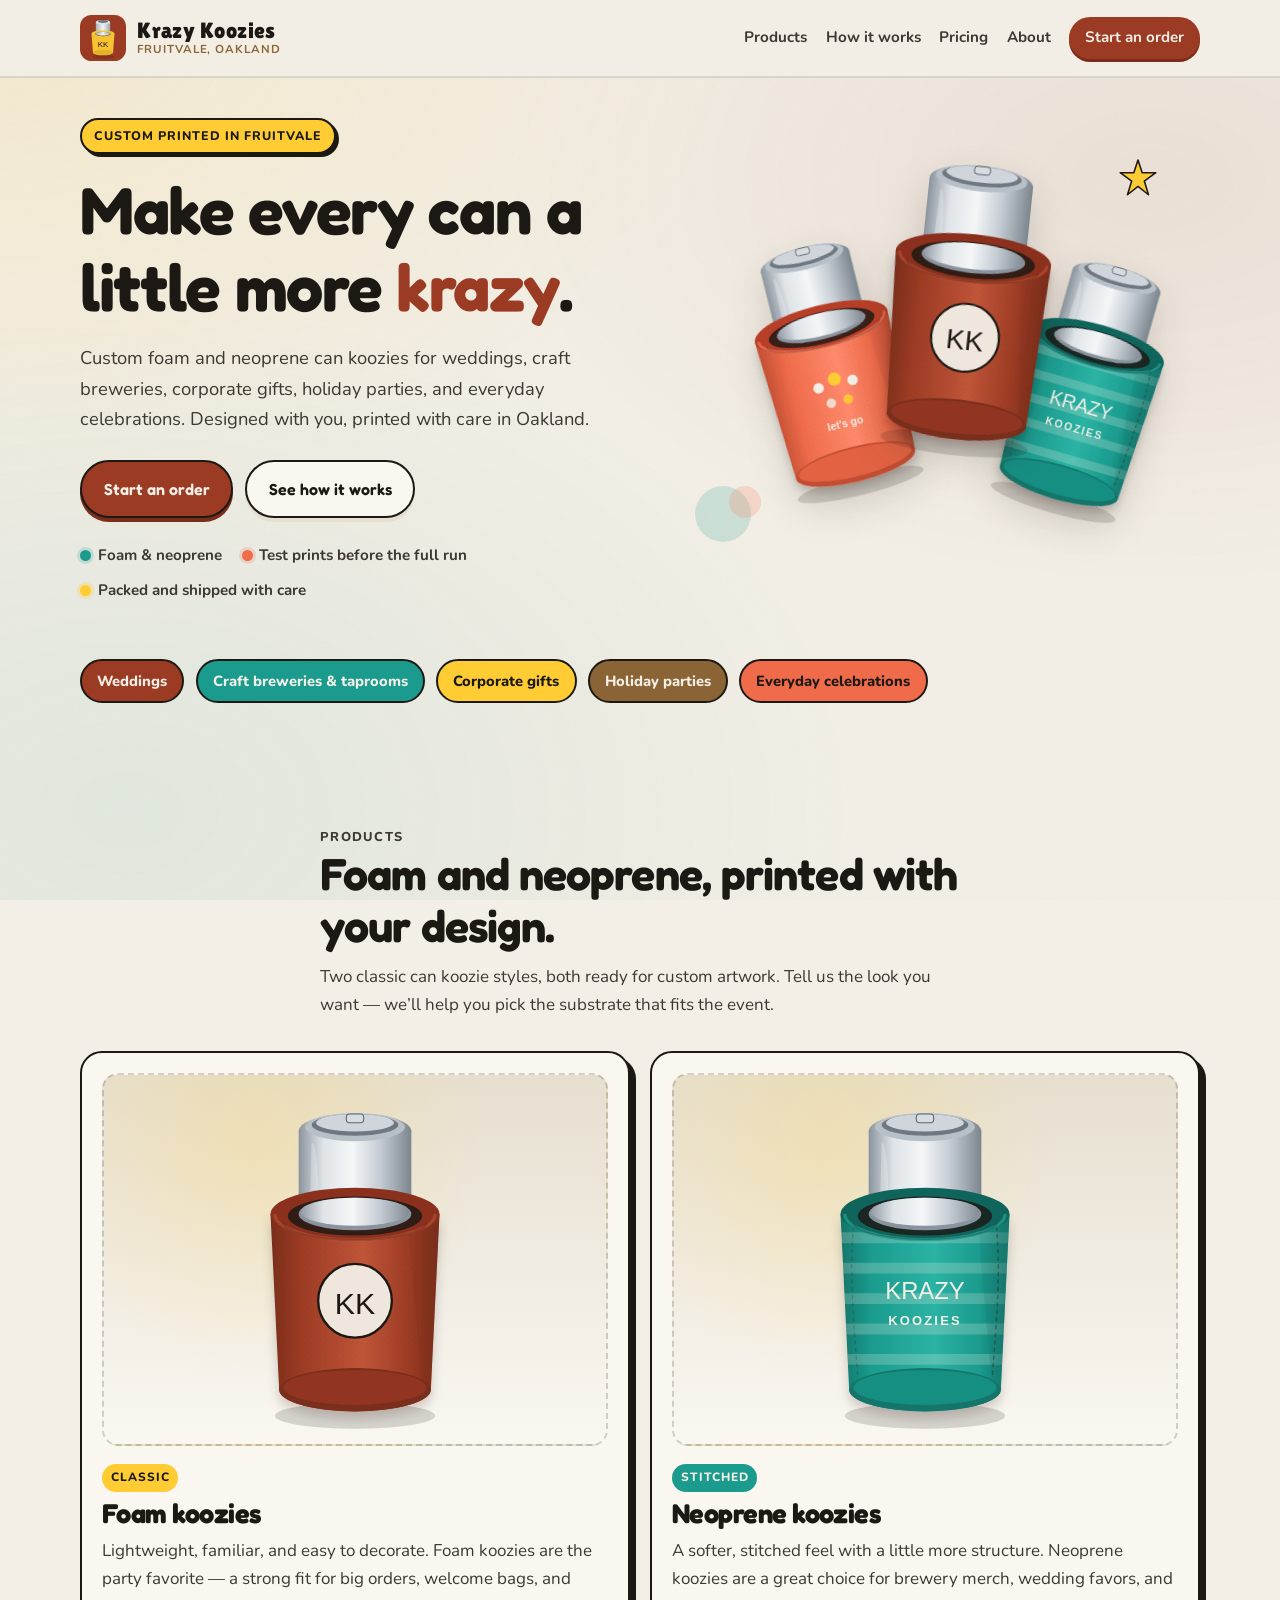
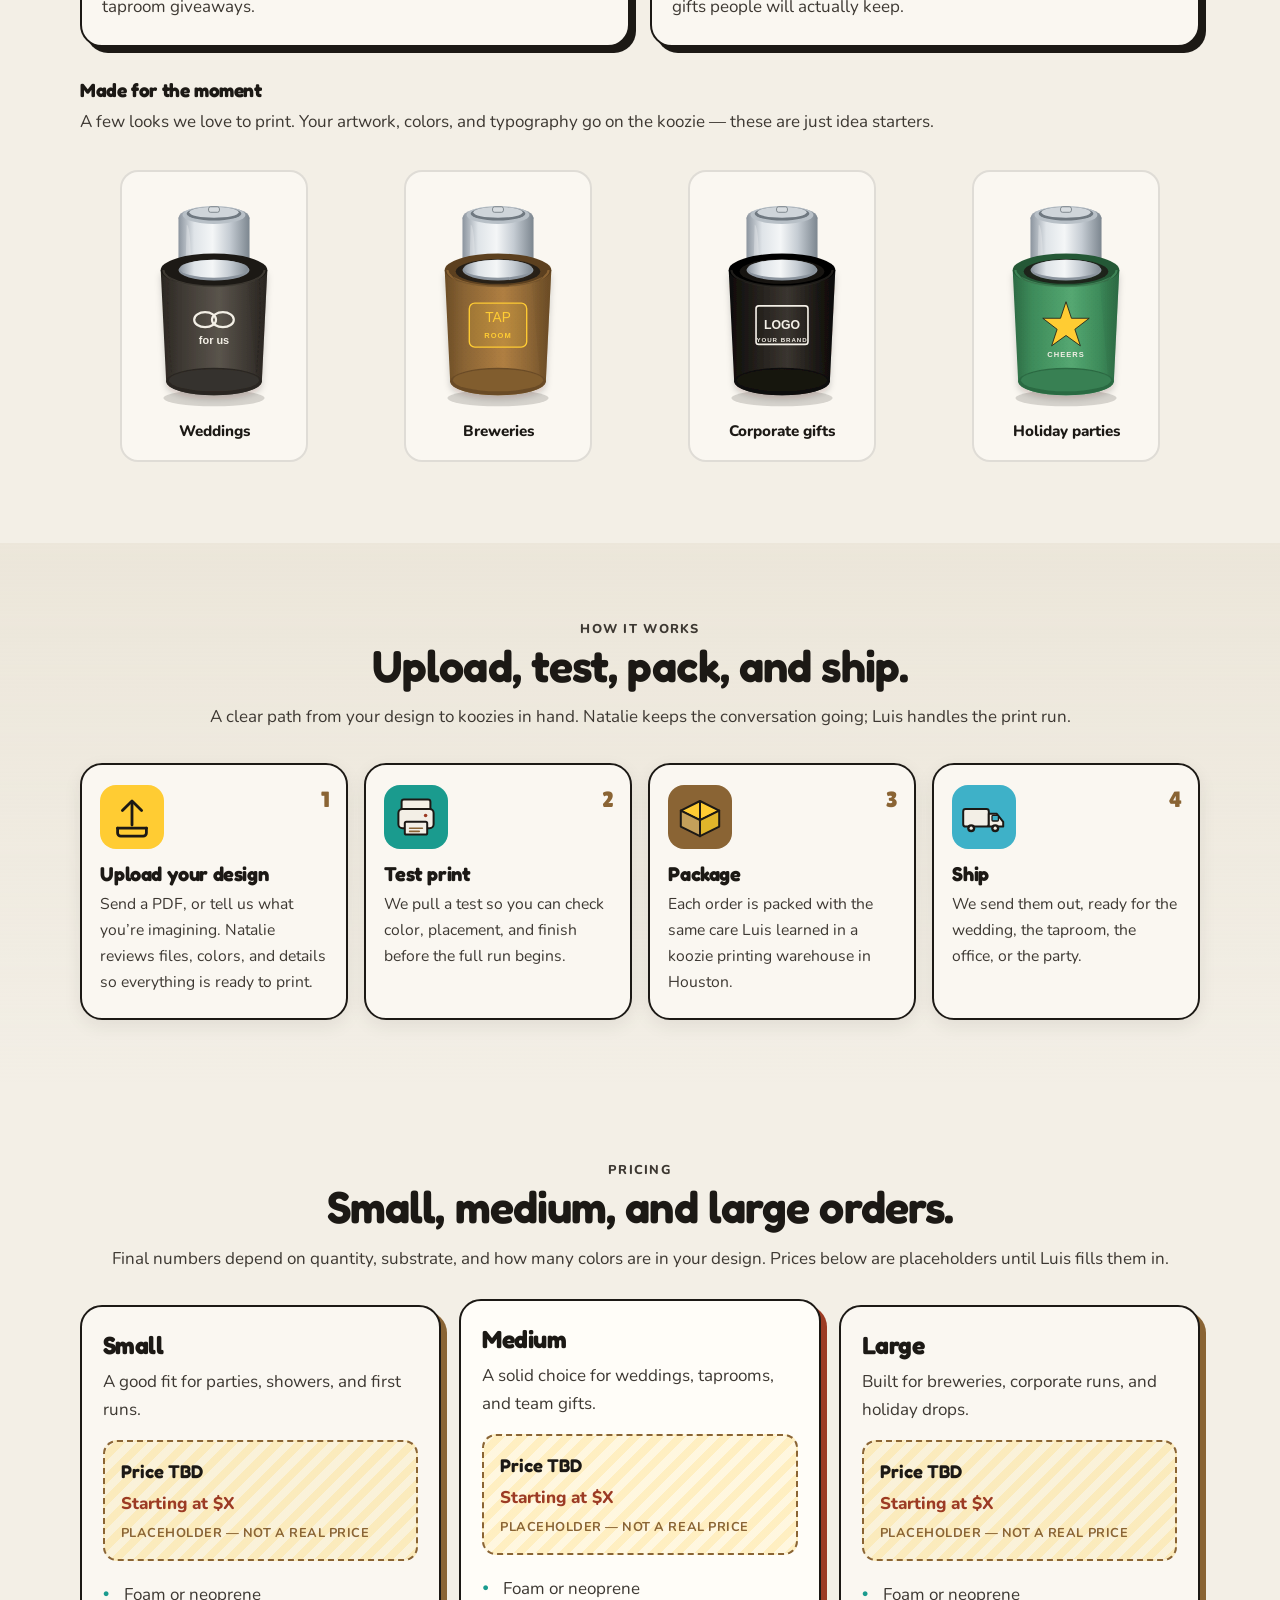
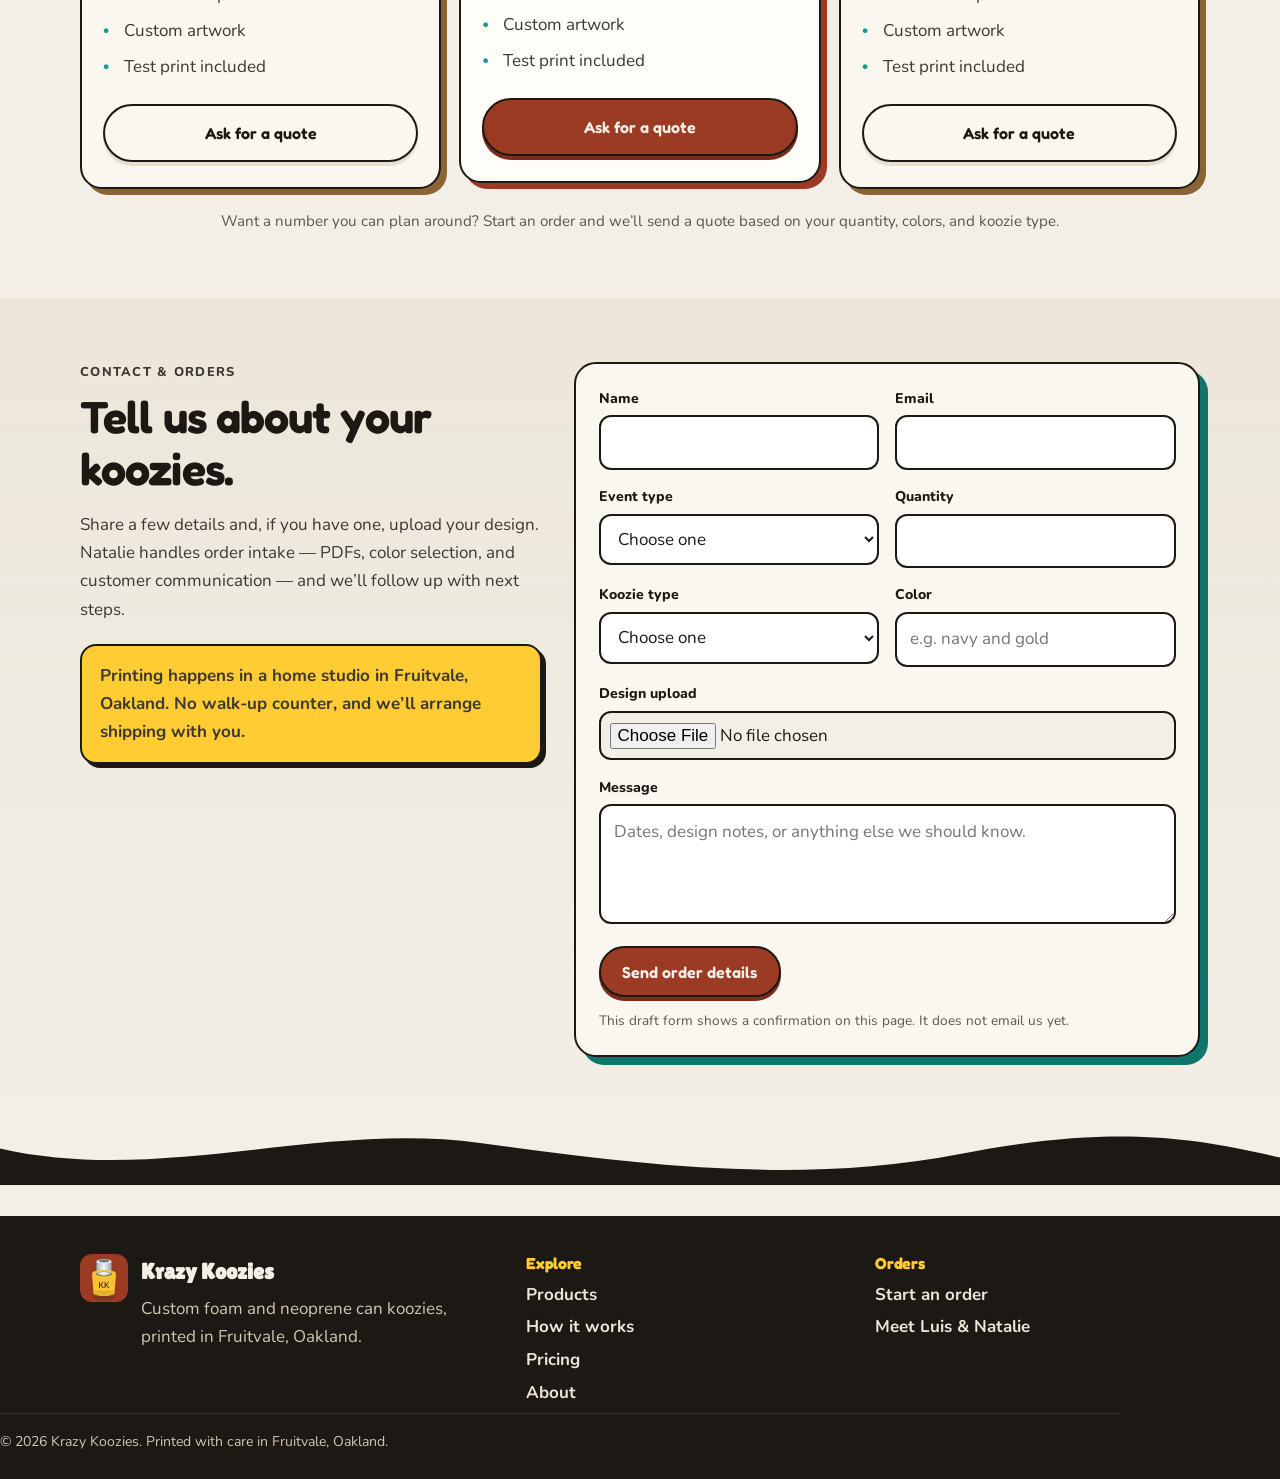
<file: index.html>
<!DOCTYPE html>
<html lang="en">
<head>
  <meta charset="utf-8">
  <meta name="viewport" content="width=device-width, initial-scale=1">
  <title>Krazy Koozies — Custom foam &amp; neoprene koozies</title>
  <meta name="description" content="Krazy Koozies prints custom designs on foam and neoprene can koozies for weddings, craft breweries, corporate gifts, and holiday parties. Printed in Fruitvale, Oakland.">
  <meta property="og:title" content="Krazy Koozies — Custom foam &amp; neoprene koozies">
  <meta property="og:description" content="Custom koozies printed in Fruitvale, Oakland, for weddings, taprooms, corporate gifts, and parties.">
  <meta property="og:type" content="website">
  <meta name="theme-color" content="#9c3b24">
  <link rel="icon" href="images/favicon.svg" type="image/svg+xml">
  <link rel="stylesheet" href="css/styles.css">
</head>
<body>
  <a class="skip-link" href="#main">Skip to content</a>

  <header class="site-header">
    <div class="header-inner">
      <a class="logo" href="index.html">
        <img src="images/logo.svg" width="46" height="46" alt="">
        <span class="logo-text">
          <strong>Krazy Koozies</strong>
          <span>Fruitvale, Oakland</span>
        </span>
      </a>
      <button class="nav-toggle" type="button" aria-expanded="false" aria-controls="site-nav">
        <span></span><span></span><span></span>
        <span class="visually-hidden">Menu</span>
      </button>
      <nav class="nav" id="site-nav">
        <a href="#products">Products</a>
        <a href="#how-it-works">How it works</a>
        <a href="#pricing">Pricing</a>
        <a href="about.html">About</a>
        <a class="nav-cta" href="#order">Start an order</a>
      </nav>
    </div>
  </header>

  <main id="main">
    <section class="hero">
      <div class="hero-grid">
        <div>
          <p class="eyebrow">Custom printed in Fruitvale</p>
          <h1>Make every can a little more <em>krazy</em>.</h1>
          <p class="lead">Custom foam and neoprene can koozies for weddings, craft breweries, corporate gifts, holiday parties, and everyday celebrations. Designed with you, printed with care in Oakland.</p>
          <div class="hero-actions">
            <a class="btn btn-primary" href="#order">Start an order</a>
            <a class="btn btn-ghost" href="#how-it-works">See how it works</a>
          </div>
          <ul class="hero-notes">
            <li>Foam &amp; neoprene</li>
            <li>Test prints before the full run</li>
            <li>Packed and shipped with care</li>
          </ul>
        </div>
        <div class="hero-art" aria-hidden="true">
          <div class="koozie-cluster">
            <img class="k-1" src="images/koozie-party.svg" alt="">
            <img class="k-2" src="images/koozie-foam.svg" alt="">
            <img class="k-3" src="images/koozie-neoprene.svg" alt="">
            <svg class="scribble scribble-star" viewBox="0 0 40 40" fill="none">
              <polygon points="20,2 24,14 37,14 26,22 30,35 20,27 10,35 14,22 3,14 16,14" fill="#ffcc33" stroke="#1c1915" stroke-width="1.5" stroke-linejoin="round"/>
            </svg>
            <svg class="scribble scribble-blob" viewBox="0 0 90 90" fill="none">
              <circle cx="40" cy="50" r="28" fill="#1a9b8e" opacity="0.25"/>
              <circle cx="62" cy="38" r="16" fill="#ef6b4a" opacity="0.28"/>
            </svg>
          </div>
        </div>
      </div>
    </section>

    <section class="audiences" aria-label="Who we print for">
      <div class="audience-row">
        <span class="pill pill-oxide">Weddings</span>
        <span class="pill pill-teal">Craft breweries &amp; taprooms</span>
        <span class="pill pill-sun">Corporate gifts</span>
        <span class="pill pill-brass">Holiday parties</span>
        <span class="pill pill-coral">Everyday celebrations</span>
      </div>
    </section>

    <section class="section" id="products">
      <div class="section-head">
        <p class="kicker">Products</p>
        <h2>Foam and neoprene, printed with your design.</h2>
        <p>Two classic can koozie styles, both ready for custom artwork. Tell us the look you want — we’ll help you pick the substrate that fits the event.</p>
      </div>

      <div class="product-grid">
        <article class="product-card">
          <div class="product-art">
            <img src="images/koozie-foam.svg" alt="Illustration of a red foam can koozie with a KK monogram">
          </div>
          <span class="tag">Classic</span>
          <h3>Foam koozies</h3>
          <p>Lightweight, familiar, and easy to decorate. Foam koozies are the party favorite — a strong fit for big orders, welcome bags, and taproom giveaways.</p>
        </article>
        <article class="product-card">
          <div class="product-art">
            <img src="images/koozie-neoprene.svg" alt="Illustration of a teal stitched neoprene can koozie">
          </div>
          <span class="tag tag-teal">Stitched</span>
          <h3>Neoprene koozies</h3>
          <p>A softer, stitched feel with a little more structure. Neoprene koozies are a great choice for brewery merch, wedding favors, and gifts people will actually keep.</p>
        </article>
      </div>

      <div class="showcase-row">
        <h3>Made for the moment</h3>
        <p>A few looks we love to print. Your artwork, colors, and typography go on the koozie — these are just idea starters.</p>
        <div class="mini-grid">
          <figure class="mini-card">
            <img src="images/koozie-wedding.svg" alt="Charcoal wedding koozie illustration with interlocking rings">
            <figcaption>Weddings</figcaption>
          </figure>
          <figure class="mini-card">
            <img src="images/koozie-brewery.svg" alt="Brass-colored brewery koozie illustration that says Tap Room">
            <figcaption>Breweries</figcaption>
          </figure>
          <figure class="mini-card">
            <img src="images/koozie-corporate.svg" alt="Black corporate koozie illustration with a logo placeholder">
            <figcaption>Corporate gifts</figcaption>
          </figure>
          <figure class="mini-card">
            <img src="images/koozie-holiday.svg" alt="Green holiday koozie illustration with a gold star">
            <figcaption>Holiday parties</figcaption>
          </figure>
        </div>
      </div>
    </section>

    <section class="section section-alt" id="how-it-works">
      <div class="section-head center">
        <p class="kicker">How it works</p>
        <h2>Upload, test, pack, and ship.</h2>
        <p>A clear path from your design to koozies in hand. Natalie keeps the conversation going; Luis handles the print run.</p>
      </div>
      <div class="steps">
        <article class="step">
          <span class="step-num">1</span>
          <img src="images/icon-upload.svg" alt="">
          <h3>Upload your design</h3>
          <p>Send a PDF, or tell us what you’re imagining. Natalie reviews files, colors, and details so everything is ready to print.</p>
        </article>
        <article class="step">
          <span class="step-num">2</span>
          <img src="images/icon-print.svg" alt="">
          <h3>Test print</h3>
          <p>We pull a test so you can check color, placement, and finish before the full run begins.</p>
        </article>
        <article class="step">
          <span class="step-num">3</span>
          <img src="images/icon-package.svg" alt="">
          <h3>Package</h3>
          <p>Each order is packed with the same care Luis learned in a koozie printing warehouse in Houston.</p>
        </article>
        <article class="step">
          <span class="step-num">4</span>
          <img src="images/icon-ship.svg" alt="">
          <h3>Ship</h3>
          <p>We send them out, ready for the wedding, the taproom, the office, or the party.</p>
        </article>
      </div>
    </section>

    <section class="section" id="pricing">
      <div class="section-head center">
        <p class="kicker">Pricing</p>
        <h2>Small, medium, and large orders.</h2>
        <p>Final numbers depend on quantity, substrate, and how many colors are in your design. Prices below are placeholders until Luis fills them in.</p>
      </div>
      <div class="pricing-grid">
        <article class="price-card">
          <h3>Small</h3>
          <p class="who">A good fit for parties, showers, and first runs.</p>
          <div class="price-placeholder">
            <p class="tbd">Price TBD</p>
            <p class="starting">Starting at $X</p>
            <p class="hint">Placeholder — not a real price</p>
          </div>
          <ul>
            <li>Foam or neoprene</li>
            <li>Custom artwork</li>
            <li>Test print included</li>
          </ul>
          <a class="btn btn-ghost" href="#order">Ask for a quote</a>
        </article>
        <article class="price-card featured">
          <h3>Medium</h3>
          <p class="who">A solid choice for weddings, taprooms, and team gifts.</p>
          <div class="price-placeholder">
            <p class="tbd">Price TBD</p>
            <p class="starting">Starting at $X</p>
            <p class="hint">Placeholder — not a real price</p>
          </div>
          <ul>
            <li>Foam or neoprene</li>
            <li>Custom artwork</li>
            <li>Test print included</li>
          </ul>
          <a class="btn btn-primary" href="#order">Ask for a quote</a>
        </article>
        <article class="price-card">
          <h3>Large</h3>
          <p class="who">Built for breweries, corporate runs, and holiday drops.</p>
          <div class="price-placeholder">
            <p class="tbd">Price TBD</p>
            <p class="starting">Starting at $X</p>
            <p class="hint">Placeholder — not a real price</p>
          </div>
          <ul>
            <li>Foam or neoprene</li>
            <li>Custom artwork</li>
            <li>Test print included</li>
          </ul>
          <a class="btn btn-ghost" href="#order">Ask for a quote</a>
        </article>
      </div>
      <p class="price-note">Want a number you can plan around? Start an order and we’ll send a quote based on your quantity, colors, and koozie type.</p>
    </section>

    <section class="section section-alt" id="order">
      <div class="order-layout">
        <div class="order-copy">
          <p class="kicker">Contact &amp; orders</p>
          <h2>Tell us about your koozies.</h2>
          <p>Share a few details and, if you have one, upload your design. Natalie handles order intake — PDFs, color selection, and customer communication — and we’ll follow up with next steps.</p>
          <p class="ticket">Printing happens in a home studio in Fruitvale, Oakland. No walk-up counter, and we’ll arrange shipping with you.</p>
        </div>

        <!-- Hook this form up to a service like Formspree (or similar) before going live. This submit handler is front-end only and does not send the order anywhere. -->
        <form class="order-form" id="order-form" action="#" method="post" novalidate>
          <div class="form-grid">
            <div class="field">
              <label for="name">Name</label>
              <input id="name" name="name" type="text" autocomplete="name" required>
            </div>
            <div class="field">
              <label for="email">Email</label>
              <input id="email" name="email" type="email" autocomplete="email" required>
            </div>
            <div class="field">
              <label for="event-type">Event type</label>
              <select id="event-type" name="event-type" required>
                <option value="" selected disabled>Choose one</option>
                <option value="wedding">Wedding</option>
                <option value="brewery">Craft brewery / taproom</option>
                <option value="corporate">Corporate gift</option>
                <option value="holiday">Holiday party</option>
                <option value="other">Something else</option>
              </select>
            </div>
            <div class="field">
              <label for="quantity">Quantity</label>
              <input id="quantity" name="quantity" type="number" min="1" step="1" inputmode="numeric" required>
            </div>
            <div class="field">
              <label for="koozie-type">Koozie type</label>
              <select id="koozie-type" name="koozie-type" required>
                <option value="" selected disabled>Choose one</option>
                <option value="foam">Foam</option>
                <option value="neoprene">Neoprene</option>
                <option value="unsure">Not sure yet</option>
              </select>
            </div>
            <div class="field">
              <label for="color">Color</label>
              <input id="color" name="color" type="text" placeholder="e.g. navy and gold" required>
            </div>
            <div class="field full">
              <label for="design">Design upload</label>
              <input id="design" name="design" type="file" accept=".pdf,.png,.jpg,.jpeg,.svg,.ai,.eps">
            </div>
            <div class="field full">
              <label for="message">Message</label>
              <textarea id="message" name="message" placeholder="Dates, design notes, or anything else we should know."></textarea>
            </div>
            <div class="form-actions">
              <button class="btn btn-primary" type="submit">Send order details</button>
              <p class="fine">This draft form shows a confirmation on this page. It does not email us yet.</p>
            </div>
          </div>
        </form>

        <div class="form-success" id="form-success" role="status" aria-live="polite" hidden>
          <div class="success-mark" aria-hidden="true">✓</div>
          <h3>Got it — thanks for reaching out!</h3>
          <p>Your details are ready on this page. Once a form service is hooked up, Natalie will get the message and follow up about your koozies.</p>
        </div>
      </div>
    </section>
  </main>

  <svg class="wave wave-ink" viewBox="0 0 1440 70" preserveAspectRatio="none" aria-hidden="true">
    <path fill="currentColor" d="M0,30 C180,70 360,0 540,24 C720,48 900,70 1080,36 C1260,2 1350,20 1440,40 L1440,70 L0,70 Z"/>
  </svg>

  <footer class="site-footer">
    <div class="footer-inner">
      <div class="footer-brand">
        <img src="images/logo.svg" width="48" height="48" alt="">
        <div>
          <strong>Krazy Koozies</strong>
          <p>Custom foam and neoprene can koozies, printed in Fruitvale, Oakland.</p>
        </div>
      </div>
      <div>
        <h3>Explore</h3>
        <ul>
          <li><a href="#products">Products</a></li>
          <li><a href="#how-it-works">How it works</a></li>
          <li><a href="#pricing">Pricing</a></li>
          <li><a href="about.html">About</a></li>
        </ul>
      </div>
      <div>
        <h3>Orders</h3>
        <ul>
          <li><a href="#order">Start an order</a></li>
          <li><a href="about.html">Meet Luis &amp; Natalie</a></li>
        </ul>
      </div>
    </div>
    <p class="copyright">© <span id="year">2026</span> Krazy Koozies. Printed with care in Fruitvale, Oakland.</p>
  </footer>

  <script src="js/main.js"></script>
</body>
</html>
</file>
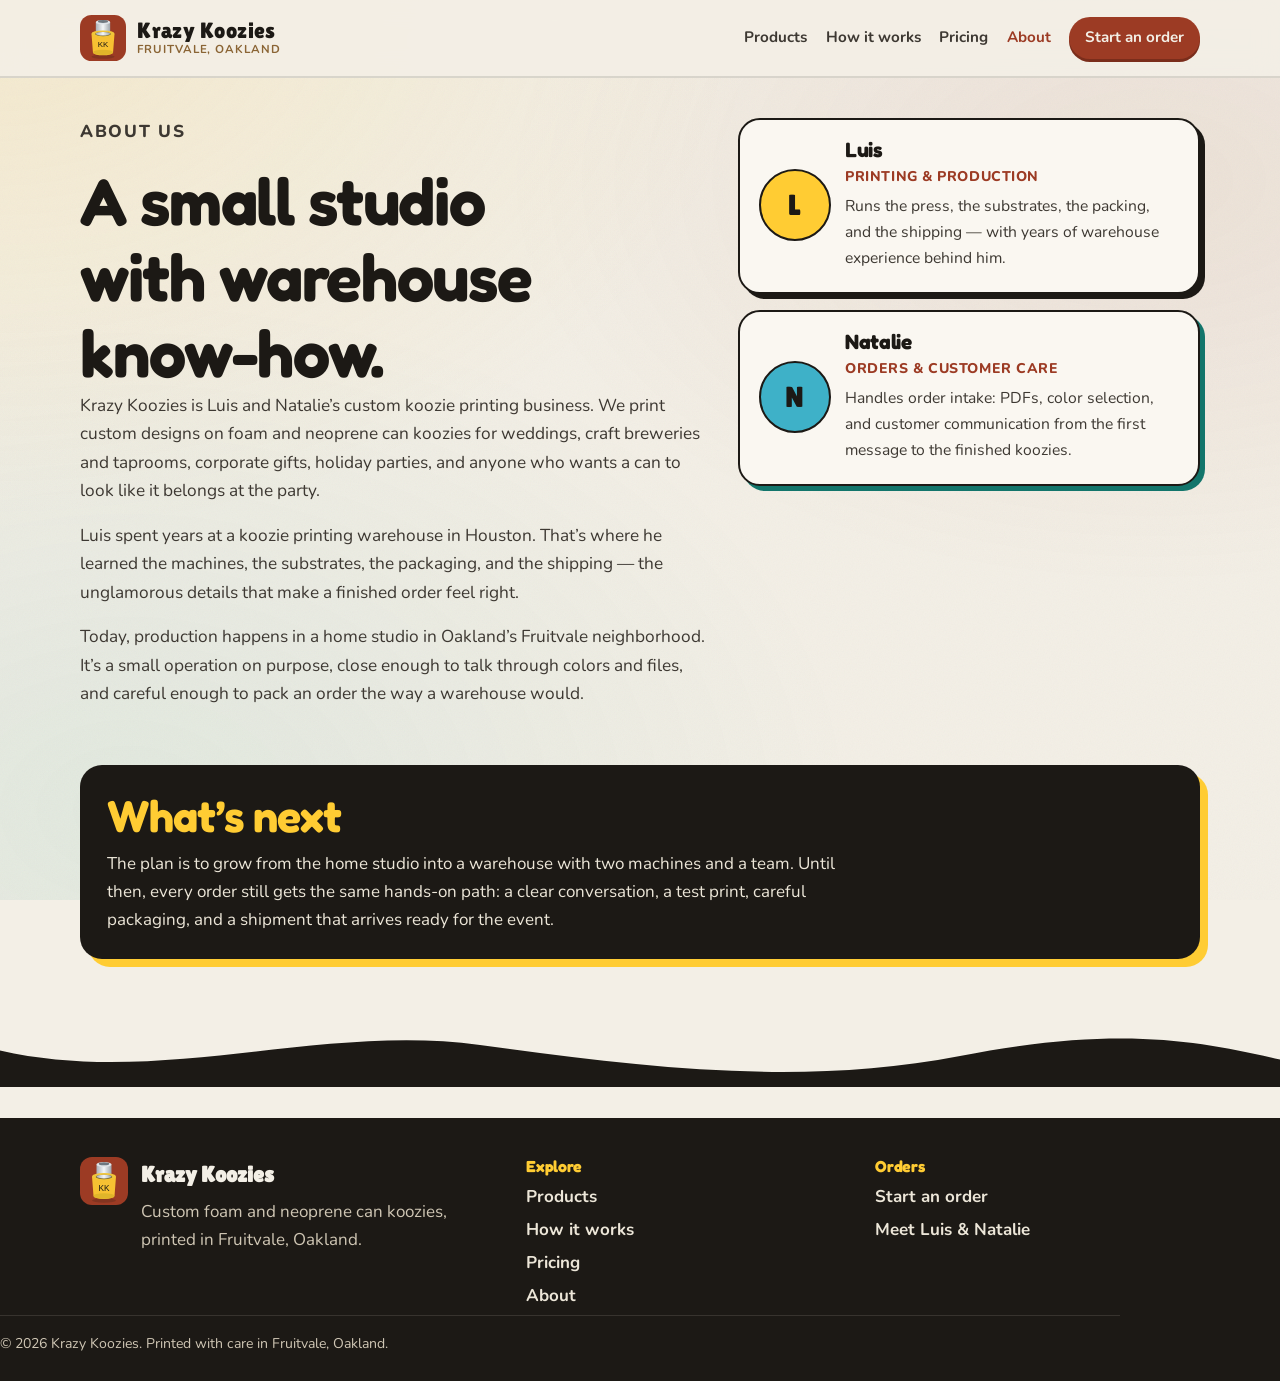
<file: about.html>
<!DOCTYPE html>
<html lang="en">
<head>
  <meta charset="utf-8">
  <meta name="viewport" content="width=device-width, initial-scale=1">
  <title>About Krazy Koozies — Luis and Natalie</title>
  <meta name="description" content="Krazy Koozies is Luis and Natalie’s custom koozie printing studio in Fruitvale, Oakland. Luis learned the craft in a Houston warehouse; Natalie handles orders and customer care.">
  <meta property="og:title" content="About Krazy Koozies — Luis and Natalie">
  <meta property="og:description" content="A Fruitvale, Oakland studio for custom foam and neoprene can koozies, run by Luis and Natalie.">
  <meta property="og:type" content="website">
  <meta name="theme-color" content="#9c3b24">
  <link rel="icon" href="images/favicon.svg" type="image/svg+xml">
  <link rel="stylesheet" href="css/styles.css">
</head>
<body>
  <a class="skip-link" href="#main">Skip to content</a>

  <header class="site-header">
    <div class="header-inner">
      <a class="logo" href="index.html">
        <img src="images/logo.svg" width="46" height="46" alt="">
        <span class="logo-text">
          <strong>Krazy Koozies</strong>
          <span>Fruitvale, Oakland</span>
        </span>
      </a>
      <button class="nav-toggle" type="button" aria-expanded="false" aria-controls="site-nav">
        <span></span><span></span><span></span>
        <span class="visually-hidden">Menu</span>
      </button>
      <nav class="nav" id="site-nav">
        <a href="index.html#products">Products</a>
        <a href="index.html#how-it-works">How it works</a>
        <a href="index.html#pricing">Pricing</a>
        <a href="about.html" aria-current="page">About</a>
        <a class="nav-cta" href="index.html#order">Start an order</a>
      </nav>
    </div>
  </header>

  <main id="main">
    <section class="section about-hero">
      <div class="about-grid">
        <div class="prose">
          <p class="kicker">About us</p>
          <h1>A small studio with warehouse know-how.</h1>
          <p>Krazy Koozies is Luis and Natalie’s custom koozie printing business. We print custom designs on foam and neoprene can koozies for weddings, craft breweries and taprooms, corporate gifts, holiday parties, and anyone who wants a can to look like it belongs at the party.</p>
          <p>Luis spent years at a koozie printing warehouse in Houston. That’s where he learned the machines, the substrates, the packaging, and the shipping — the unglamorous details that make a finished order feel right.</p>
          <p>Today, production happens in a home studio in Oakland’s Fruitvale neighborhood. It’s a small operation on purpose, close enough to talk through colors and files, and careful enough to pack an order the way a warehouse would.</p>
        </div>
        <div class="people">
          <article class="person">
            <div class="avatar avatar-l" aria-hidden="true">L</div>
            <div>
              <h3>Luis</h3>
              <p class="role">Printing &amp; production</p>
              <p>Runs the press, the substrates, the packing, and the shipping — with years of warehouse experience behind him.</p>
            </div>
          </article>
          <article class="person natalie">
            <div class="avatar avatar-n" aria-hidden="true">N</div>
            <div>
              <h3>Natalie</h3>
              <p class="role">Orders &amp; customer care</p>
              <p>Handles order intake: PDFs, color selection, and customer communication from the first message to the finished koozies.</p>
            </div>
          </article>
        </div>
      </div>

      <aside class="future-card">
        <h2>What’s next</h2>
        <p>The plan is to grow from the home studio into a warehouse with two machines and a team. Until then, every order still gets the same hands-on path: a clear conversation, a test print, careful packaging, and a shipment that arrives ready for the event.</p>
      </aside>
    </section>
  </main>

  <svg class="wave wave-ink" viewBox="0 0 1440 70" preserveAspectRatio="none" aria-hidden="true">
    <path fill="currentColor" d="M0,30 C180,70 360,0 540,24 C720,48 900,70 1080,36 C1260,2 1350,20 1440,40 L1440,70 L0,70 Z"/>
  </svg>

  <footer class="site-footer">
    <div class="footer-inner">
      <div class="footer-brand">
        <img src="images/logo.svg" width="48" height="48" alt="">
        <div>
          <strong>Krazy Koozies</strong>
          <p>Custom foam and neoprene can koozies, printed in Fruitvale, Oakland.</p>
        </div>
      </div>
      <div>
        <h3>Explore</h3>
        <ul>
          <li><a href="index.html#products">Products</a></li>
          <li><a href="index.html#how-it-works">How it works</a></li>
          <li><a href="index.html#pricing">Pricing</a></li>
          <li><a href="about.html">About</a></li>
        </ul>
      </div>
      <div>
        <h3>Orders</h3>
        <ul>
          <li><a href="index.html#order">Start an order</a></li>
          <li><a href="about.html">Meet Luis &amp; Natalie</a></li>
        </ul>
      </div>
    </div>
    <p class="copyright">© <span id="year">2026</span> Krazy Koozies. Printed with care in Fruitvale, Oakland.</p>
  </footer>

  <script src="js/main.js"></script>
</body>
</html>
</file>
<file: css/styles.css>
/* Krazy Koozies — shared styles
   Palette: paper #f3efe6, ink #1c1915, oxide #9c3b24, brass #8a6434
   Accents: sun, teal, coral, sky, leaf
*/

@import url("https://fonts.googleapis.com/css2?family=Fredoka:wdth,wght@75..125,300..700&family=Lilita+One&family=Nunito:ital,wght@0,200..900;1,200..900&display=swap");


:root {
  --paper: #f3efe6;
  --paper-deep: #e6dfd0;
  --paper-leaf: #faf7f1;
  --ink: #1c1915;
  --ink-soft: #3d3832;
  --ink-fade: #5c564e;
  --oxide: #9c3b24;
  --oxide-deep: #7a2d1b;
  --oxide-soft: #c05538;
  --brass: #8a6434;
  --brass-light: #c4a05a;
  --sun: #ffcc33;
  --sun-deep: #e0b52a;
  --teal: #1a9b8e;
  --teal-deep: #12756b;
  --coral: #ef6b4a;
  --sky: #3eb1c8;
  --leaf: #3d8b5a;
  --line: rgba(28, 25, 21, 0.12);
  --shadow: 0 12px 30px rgba(28, 25, 21, 0.1);
  --shadow-soft: 0 6px 18px rgba(28, 25, 21, 0.08);
  --radius: 22px;
  --radius-sm: 14px;
  --header-h: 76px;
  --max: 1120px;
  --font-display: "Fredoka", "Nunito", "Segoe UI", sans-serif;
  --font-brand: "Lilita One", "Fredoka", sans-serif;
  --font-body: "Nunito", "Segoe UI", sans-serif;
}

*,
*::before,
*::after {
  box-sizing: border-box;
}

html {
  scroll-behavior: smooth;
}

html,
body {
  margin: 0;
  padding: 0;
}

body {
  font-family: var(--font-body);
  font-size: 1.0625rem;
  line-height: 1.65;
  color: var(--ink);
  background: var(--paper);
  min-height: 100vh;
  position: relative;
}

/* Warm paper grain + soft wash */
body::before {
  content: "";
  position: fixed;
  inset: 0;
  pointer-events: none;
  z-index: 0;
  background:
    radial-gradient(ellipse at top left, rgba(255, 204, 51, 0.14), transparent 42%),
    radial-gradient(ellipse at 90% 20%, rgba(156, 59, 36, 0.08), transparent 40%),
    radial-gradient(ellipse at 10% 90%, rgba(26, 155, 142, 0.08), transparent 45%);
}

body::after {
  content: "";
  position: fixed;
  inset: 0;
  pointer-events: none;
  z-index: 1;
  opacity: 0.045;
  background-image: url("data:image/svg+xml,%3Csvg xmlns='http://www.w3.org/2000/svg' width='180' height='180'%3E%3Cfilter id='n'%3E%3CfeTurbulence type='fractalNoise' baseFrequency='.85' numOctaves='2' stitchTiles='stitch'/%3E%3C/filter%3E%3Crect width='180' height='180' filter='url(%23n)' opacity='1'/%3E%3C/svg%3E");
}

img {
  max-width: 100%;
  height: auto;
  display: block;
}

a {
  color: var(--oxide);
  text-decoration-thickness: 1.5px;
  text-underline-offset: 3px;
}

a:hover {
  color: var(--oxide-deep);
}

:focus-visible {
  outline: 3px solid var(--sun);
  outline-offset: 3px;
}

.skip-link {
  position: absolute;
  left: 1rem;
  top: -4rem;
  z-index: 100;
  background: var(--ink);
  color: var(--paper);
  padding: 0.6rem 1rem;
  border-radius: 8px;
  font-weight: 700;
}

.skip-link:focus {
  top: 1rem;
}

/* Header
   -------------------------------------------------- */
.site-header {
  position: sticky;
  top: 0;
  z-index: 50;
  background: rgba(243, 239, 230, 0.9);
  backdrop-filter: blur(12px);
  border-bottom: 2px solid var(--line);
}

.header-inner,
.wrap {
  width: min(var(--max), calc(100% - 2rem));
  margin-inline: auto;
}

.header-inner {
  display: flex;
  align-items: center;
  justify-content: space-between;
  gap: 1rem;
  min-height: var(--header-h);
}

.logo {
  display: flex;
  align-items: center;
  gap: 0.7rem;
  text-decoration: none;
  color: var(--ink);
}

.logo img {
  width: 46px;
  height: 46px;
}

.logo-text {
  display: flex;
  flex-direction: column;
  line-height: 1;
}

.logo-text strong {
  font-family: var(--font-brand);
  font-size: 1.35rem;
  letter-spacing: 0.02em;
  font-weight: 400;
}

.logo-text span {
  font-size: 0.72rem;
  font-weight: 700;
  letter-spacing: 0.08em;
  text-transform: uppercase;
  color: var(--brass);
  margin-top: 0.15rem;
}

.nav {
  display: flex;
  align-items: center;
  gap: 0.35rem 1.15rem;
}

.nav a {
  color: var(--ink-soft);
  text-decoration: none;
  font-weight: 700;
  font-size: 0.95rem;
}

.nav a:hover,
.nav a[aria-current="page"] {
  color: var(--oxide);
}

.nav-cta {
  display: inline-flex !important;
  background: var(--oxide);
  color: var(--paper) !important;
  padding: 0.55rem 1rem;
  border-radius: 999px;
  box-shadow: 0 3px 0 var(--oxide-deep);
}

.nav-cta:hover {
  background: var(--oxide-deep);
  color: var(--paper) !important;
}

.nav-toggle {
  display: none;
  width: 44px;
  height: 44px;
  border: 2px solid var(--ink);
  border-radius: 12px;
  background: var(--paper-leaf);
  cursor: pointer;
  align-items: center;
  justify-content: center;
  flex-direction: column;
  gap: 5px;
  padding: 0;
}

.nav-toggle span {
  display: block;
  width: 18px;
  height: 2.5px;
  background: var(--ink);
  border-radius: 2px;
}

/* Hero
   -------------------------------------------------- */
.hero {
  position: relative;
  z-index: 2;
  padding: 2.5rem 0 3.5rem;
  overflow: hidden;
}

.hero-grid {
  width: min(var(--max), calc(100% - 2rem));
  margin-inline: auto;
  display: grid;
  grid-template-columns: 1.05fr 0.95fr;
  gap: 2rem;
  align-items: center;
}

.eyebrow {
  display: inline-flex;
  align-items: center;
  gap: 0.5rem;
  background: var(--sun);
  color: var(--ink);
  font-weight: 800;
  font-size: 0.78rem;
  letter-spacing: 0.08em;
  text-transform: uppercase;
  padding: 0.35rem 0.75rem;
  border-radius: 999px;
  border: 2px solid var(--ink);
  box-shadow: 3px 3px 0 var(--ink);
  margin: 0 0 1.15rem;
}

h1, h2, h3 {
  font-family: var(--font-display);
  line-height: 1.15;
  letter-spacing: -0.02em;
  margin: 0;
}

h1 {
  font-size: clamp(2.4rem, 5.4vw, 4.15rem);
  font-weight: 650;
  max-width: 14ch;
}

h1 em {
  font-style: normal;
  color: var(--oxide);
}

.lead {
  font-size: 1.15rem;
  color: var(--ink-soft);
  max-width: 38rem;
  margin: 1.15rem 0 1.6rem;
}

.hero-actions {
  display: flex;
  flex-wrap: wrap;
  gap: 0.75rem;
  margin-bottom: 1.6rem;
}

.btn {
  display: inline-flex;
  align-items: center;
  justify-content: center;
  gap: 0.4rem;
  font-family: var(--font-display);
  font-weight: 600;
  font-size: 1rem;
  text-decoration: none;
  border-radius: 999px;
  padding: 0.85rem 1.35rem;
  border: 2px solid var(--ink);
  cursor: pointer;
  transition: transform 0.15s ease, box-shadow 0.15s ease, background 0.15s ease;
}

.btn:hover {
  transform: translateY(-1px);
}

.btn-primary {
  background: var(--oxide);
  color: var(--paper);
  box-shadow: 0 4px 0 var(--oxide-deep);
}

.btn-primary:hover {
  color: var(--paper);
  background: var(--oxide-deep);
}

.btn-ghost {
  background: var(--paper-leaf);
  color: var(--ink);
  box-shadow: 0 4px 0 var(--paper-deep);
}

.btn-ghost:hover {
  color: var(--ink);
  background: #fff;
}

.hero-notes {
  display: flex;
  flex-wrap: wrap;
  gap: 0.6rem 1.25rem;
  padding: 0;
  margin: 0;
  list-style: none;
  color: var(--ink-soft);
  font-size: 0.95rem;
  font-weight: 700;
}

.hero-notes li {
  display: flex;
  align-items: center;
  gap: 0.4rem;
}

.hero-notes li::before {
  content: "";
  width: 0.7rem;
  height: 0.7rem;
  border-radius: 50%;
  background: var(--teal);
  box-shadow: 0 0 0 3px rgba(26, 155, 142, 0.18);
}

.hero-notes li:nth-child(2)::before { background: var(--coral); box-shadow: 0 0 0 3px rgba(239, 107, 74, 0.18); }
.hero-notes li:nth-child(3)::before { background: var(--sun); box-shadow: 0 0 0 3px rgba(255, 204, 51, 0.28); }

.hero-art {
  position: relative;
  min-height: 420px;
  display: grid;
  place-items: center;
}

.koozie-cluster {
  position: relative;
  width: 100%;
  max-width: 520px;
  height: 460px;
}

.koozie-cluster img {
  position: absolute;
  width: 210px;
  filter: drop-shadow(0 16px 18px rgba(28, 25, 21, 0.16));
  transition: transform 0.3s ease;
}

.koozie-cluster img:hover {
  transform: translateY(-8px) rotate(var(--r, 0deg)) scale(1.04);
  z-index: 5;
}

.k-1 { left: 8%; top: 18%; --r: -14deg; transform: rotate(-14deg); z-index: 2; }
.k-2 { left: 32%; top: 0; --r: 6deg; transform: rotate(6deg); width: 240px !important; z-index: 3; }
.k-3 { left: 58%; top: 22%; --r: 16deg; transform: rotate(16deg); z-index: 1; }

.scribble {
  position: absolute;
  pointer-events: none;
}

.scribble-star {
  width: 42px;
  height: 42px;
  right: 8%;
  top: 6%;
}

.scribble-blob {
  width: 90px;
  height: 90px;
  left: 0;
  bottom: 8%;
  opacity: 0.7;
}

/* Audiences
   -------------------------------------------------- */
.audiences {
  position: relative;
  z-index: 2;
  padding: 0 0 3rem;
}

.audience-row {
  width: min(var(--max), calc(100% - 2rem));
  margin-inline: auto;
  display: flex;
  flex-wrap: wrap;
  gap: 0.7rem;
}

.pill {
  font-weight: 800;
  font-size: 0.92rem;
  padding: 0.5rem 0.95rem;
  border-radius: 999px;
  border: 2px solid var(--ink);
  background: var(--paper-leaf);
}

.pill-oxide { background: var(--oxide); color: var(--paper); }
.pill-teal { background: var(--teal); color: var(--paper); }
.pill-sun { background: var(--sun); color: var(--ink); }
.pill-brass { background: var(--brass); color: var(--paper); }
.pill-coral { background: var(--coral); color: var(--ink); }

/* Sections
   -------------------------------------------------- */
.section {
  position: relative;
  z-index: 2;
  padding: 4rem 0;
}

.section-alt {
  background: linear-gradient(180deg, rgba(230, 223, 208, 0.55), rgba(243, 239, 230, 0));
}

.section-head {
  width: min(var(--max), calc(100% - 2rem));
  margin: 0 auto 2rem;
  max-width: 40rem;
}

.section-head.wide,
.section-head.center {
  max-width: min(var(--max), calc(100% - 2rem));
}

.section-head.center {
  text-align: center;
  margin-left: auto;
  margin-right: auto;
}

.kicker {
  color: var(--oxide);
  font-weight: 800;
  letter-spacing: 0.1em;
  text-transform: uppercase;
  font-size: 0.8rem;
  margin: 0 0 0.5rem;
}

h2 {
  font-size: clamp(1.9rem, 3.6vw, 2.8rem);
  font-weight: 650;
}

.section-head p {
  color: var(--ink-soft);
  margin: 0.75rem 0 0;
}

/* Products
   -------------------------------------------------- */
.product-grid {
  width: min(var(--max), calc(100% - 2rem));
  margin-inline: auto;
  display: grid;
  grid-template-columns: 1fr 1fr;
  gap: 1.25rem;
}

.product-card {
  background: var(--paper-leaf);
  border: 2px solid var(--ink);
  border-radius: var(--radius);
  padding: 1.25rem 1.25rem 1.5rem;
  box-shadow: 6px 6px 0 var(--ink);
}

.product-card h3 {
  font-size: 1.7rem;
  margin: 0.4rem 0 0.5rem;
}

.product-card p {
  margin: 0;
  color: var(--ink-soft);
}

.product-art {
  background:
    radial-gradient(circle at 30% 20%, rgba(255, 204, 51, 0.2), transparent 50%),
    linear-gradient(180deg, var(--paper-deep), var(--paper-leaf));
  border-radius: 16px;
  border: 2px dashed rgba(28, 25, 21, 0.18);
  min-height: 280px;
  display: grid;
  place-items: center;
  margin-bottom: 1rem;
}

.product-art img {
  width: min(260px, 80%);
}

.tag {
  display: inline-block;
  font-size: 0.75rem;
  font-weight: 800;
  letter-spacing: 0.08em;
  text-transform: uppercase;
  padding: 0.25rem 0.55rem;
  border-radius: 999px;
  background: var(--sun);
  color: var(--ink);
}

.tag-teal { background: var(--teal); color: var(--paper); }

.showcase-row {
  width: min(var(--max), calc(100% - 2rem));
  margin: 2rem auto 0;
}

.showcase-row h3 {
  font-size: 1.2rem;
  margin-bottom: 0.4rem;
}

.showcase-row > p {
  margin: 0 0 1.1rem;
  color: var(--ink-soft);
}

.mini-grid {
  display: grid;
  grid-template-columns: repeat(4, 1fr);
  gap: 1rem;
}

.mini-card {
  background: var(--paper-leaf);
  border: 2px solid var(--line);
  border-radius: 18px;
  padding: 0.6rem 0.6rem 1rem;
  text-align: center;
}

.mini-card img {
  width: 100%;
  max-width: 180px;
  margin-inline: auto;
}

.mini-card figcaption {
  font-weight: 800;
  font-size: 0.95rem;
  margin-top: 0.2rem;
}

/* How it works
   -------------------------------------------------- */
.steps {
  width: min(var(--max), calc(100% - 2rem));
  margin-inline: auto;
  display: grid;
  grid-template-columns: repeat(4, 1fr);
  gap: 1rem;
}

.step {
  background: var(--paper-leaf);
  border: 2px solid var(--ink);
  border-radius: var(--radius);
  padding: 1.2rem 1.15rem 1.4rem;
  box-shadow: var(--shadow-soft);
  position: relative;
}

.step img {
  width: 64px;
  height: 64px;
  margin-bottom: 0.9rem;
}

.step-num {
  position: absolute;
  top: 1rem;
  right: 1rem;
  font-family: var(--font-brand);
  font-size: 1.4rem;
  color: var(--brass);
}

.step h3 {
  font-size: 1.25rem;
  margin-bottom: 0.4rem;
}

.step p {
  margin: 0;
  color: var(--ink-soft);
  font-size: 0.98rem;
}

/* Pricing
   -------------------------------------------------- */
.pricing-grid {
  width: min(var(--max), calc(100% - 2rem));
  margin-inline: auto;
  display: grid;
  grid-template-columns: repeat(3, 1fr);
  gap: 1.15rem;
}

.price-card {
  background: var(--paper-leaf);
  border: 2px solid var(--ink);
  border-radius: var(--radius);
  padding: 1.5rem 1.3rem 1.6rem;
  display: flex;
  flex-direction: column;
  box-shadow: 6px 6px 0 var(--brass);
  position: relative;
}

.price-card.featured {
  background: #fffdf8;
  box-shadow: 6px 6px 0 var(--oxide);
  transform: translateY(-6px);
}

.price-card h3 {
  font-size: 1.55rem;
}

.price-card .who {
  color: var(--ink-soft);
  margin: 0.5rem 0 1rem;
  flex-grow: 0;
}

.price-placeholder {
  background: repeating-linear-gradient(
    -45deg,
    rgba(255, 204, 51, 0.28),
    rgba(255, 204, 51, 0.28) 8px,
    rgba(255, 204, 51, 0.12) 8px,
    rgba(255, 204, 51, 0.12) 16px
  );
  border: 2px dashed var(--brass);
  border-radius: 14px;
  padding: 0.9rem 1rem;
  margin-bottom: 1rem;
}

.price-placeholder .tbd {
  font-family: var(--font-display);
  font-weight: 650;
  font-size: 1.15rem;
  color: var(--ink);
  margin: 0;
}

.price-placeholder .starting {
  margin: 0.2rem 0 0;
  font-weight: 800;
  color: var(--oxide);
}

.price-placeholder .hint {
  margin: 0.35rem 0 0;
  font-size: 0.8rem;
  font-weight: 700;
  letter-spacing: 0.04em;
  text-transform: uppercase;
  color: var(--brass);
}

.price-card ul {
  margin: 0 0 1.2rem;
  padding: 0;
  list-style: none;
  color: var(--ink-soft);
}

.price-card li {
  padding: 0.25rem 0 0.25rem 1.3rem;
  position: relative;
}

.price-card li::before {
  content: "●";
  position: absolute;
  left: 0;
  color: var(--teal);
  font-size: 0.7rem;
  top: 0.55rem;
}

.price-note {
  width: min(var(--max), calc(100% - 2rem));
  margin: 1.25rem auto 0;
  color: var(--ink-fade);
  font-size: 0.95rem;
  text-align: center;
}

/* Form
   -------------------------------------------------- */
.order-layout {
  width: min(var(--max), calc(100% - 2rem));
  margin-inline: auto;
  display: grid;
  grid-template-columns: 0.85fr 1.15fr;
  gap: 2rem;
  align-items: start;
}

.order-copy p {
  color: var(--ink-soft);
}

.ticket {
  background: var(--sun);
  border: 2px solid var(--ink);
  border-radius: 16px;
  padding: 1rem 1.1rem;
  box-shadow: 4px 4px 0 var(--ink);
  font-weight: 700;
  margin-top: 1.25rem;
}

.order-form,
.form-success {
  background: var(--paper-leaf);
  border: 2px solid var(--ink);
  border-radius: var(--radius);
  padding: 1.4rem;
  box-shadow: 8px 8px 0 var(--teal-deep);
}

.form-grid {
  display: grid;
  grid-template-columns: 1fr 1fr;
  gap: 0.95rem 1rem;
}

.field {
  display: flex;
  flex-direction: column;
  gap: 0.35rem;
}

.field.full {
  grid-column: 1 / -1;
}

label {
  font-weight: 800;
  font-size: 0.88rem;
}

input[type="text"],
input[type="email"],
input[type="number"],
input[type="file"],
select,
textarea {
  font: inherit;
  color: var(--ink);
  background: #fff;
  border: 2px solid var(--ink);
  border-radius: 12px;
  padding: 0.7rem 0.8rem;
  width: 100%;
}

textarea {
  min-height: 120px;
  resize: vertical;
}

input[type="file"] {
  padding: 0.55rem;
  background: var(--paper);
}

.form-actions {
  grid-column: 1 / -1;
  display: flex;
  flex-wrap: wrap;
  align-items: center;
  gap: 0.8rem;
  margin-top: 0.4rem;
}

.form-actions .fine {
  margin: 0;
  color: var(--ink-fade);
  font-size: 0.85rem;
}

.form-success {
  display: none;
  text-align: center;
  padding: 2.5rem 1.5rem;
  box-shadow: 8px 8px 0 var(--sun-deep);
}

.form-success.is-visible {
  display: block;
}

.form-success h3 {
  font-size: 1.8rem;
  margin: 0.4rem 0 0.6rem;
}

.form-success p {
  margin: 0 auto;
  max-width: 32rem;
  color: var(--ink-soft);
}

.success-mark {
  width: 72px;
  height: 72px;
  margin: 0 auto;
  border-radius: 50%;
  background: var(--teal);
  color: var(--paper);
  display: grid;
  place-items: center;
  font-size: 2rem;
  border: 2px solid var(--ink);
}

/* About
   -------------------------------------------------- */
.about-hero {
  padding-top: 2.5rem;
}

.about-grid {
  width: min(var(--max), calc(100% - 2rem));
  margin-inline: auto;
  display: grid;
  grid-template-columns: 1.15fr 0.85fr;
  gap: 2rem;
  align-items: start;
}

.about-grid .prose p {
  color: var(--ink-soft);
  margin: 0 0 1rem;
  font-size: 1.08rem;
}

.people {
  display: grid;
  gap: 1rem;
}

.person {
  background: var(--paper-leaf);
  border: 2px solid var(--ink);
  border-radius: var(--radius);
  padding: 1.15rem 1.2rem 1.25rem;
  display: grid;
  grid-template-columns: auto 1fr;
  gap: 0.9rem;
  align-items: center;
  box-shadow: 5px 5px 0 var(--ink);
}

.person.natalie {
  box-shadow: 5px 5px 0 var(--teal-deep);
}

.avatar {
  width: 72px;
  height: 72px;
  border-radius: 50%;
  border: 2px solid var(--ink);
  display: grid;
  place-items: center;
  font-family: var(--font-brand);
  font-size: 1.8rem;
  color: var(--ink);
}

.avatar-l { background: var(--sun); }
.avatar-n { background: var(--sky); }

.person h3 {
  font-size: 1.3rem;
}

.person .role {
  margin: 0.15rem 0 0.4rem;
  font-weight: 800;
  color: var(--oxide);
  font-size: 0.88rem;
  letter-spacing: 0.04em;
  text-transform: uppercase;
}

.person p {
  margin: 0;
  color: var(--ink-soft);
  font-size: 0.98rem;
}

.future-card {
  width: min(var(--max), calc(100% - 2rem));
  margin: 2.5rem auto 0;
  background: var(--ink);
  color: var(--paper);
  border-radius: var(--radius);
  padding: 1.6rem 1.7rem;
  box-shadow: 8px 8px 0 var(--sun);
}

.future-card h2 {
  color: var(--sun);
  margin-bottom: 0.5rem;
}

.future-card p {
  margin: 0;
  color: #ece6d8;
  max-width: 48rem;
}

/* Footer
   -------------------------------------------------- */
.site-footer {
  position: relative;
  z-index: 2;
  margin-top: 2rem;
  background: var(--ink);
  color: #ece6d8;
  padding: 2.4rem 0 1.6rem;
}

.footer-inner {
  width: min(var(--max), calc(100% - 2rem));
  margin-inline: auto;
  display: grid;
  grid-template-columns: 1.3fr 1fr 1fr;
  gap: 1.5rem;
}

.footer-brand {
  display: flex;
  gap: 0.8rem;
  align-items: flex-start;
}

.footer-brand img {
  width: 48px;
  height: 48px;
}

.footer-brand strong {
  font-family: var(--font-brand);
  font-size: 1.35rem;
  color: var(--paper);
  display: block;
}

.footer-brand p,
.site-footer p {
  margin: 0.35rem 0 0;
  color: #cfc6b4;
}

.site-footer h3 {
  font-size: 1rem;
  color: var(--sun);
  margin-bottom: 0.5rem;
}

.site-footer ul {
  list-style: none;
  margin: 0;
  padding: 0;
}

.site-footer li + li {
  margin-top: 0.3rem;
}

.site-footer a {
  color: #ece6d8;
  text-decoration: none;
  font-weight: 700;
}

.site-footer a:hover {
  color: var(--sun);
}

.copyright {
  width: min(var(--max), calc(100% - 2rem));
  margin: 1.6rem auto 0;
  padding-top: 1rem;
  border-top: 1px solid rgba(243, 239, 230, 0.12);
  color: #b7ad9a;
  font-size: 0.88rem;
}

/* Wave divider */
.wave {
  position: relative;
  z-index: 2;
  display: block;
  width: 100%;
  height: 70px;
  color: var(--paper-deep);
}

.wave-ink {
  color: var(--ink);
  height: 64px;
  margin-bottom: -1px;
}

/* Utilities */
.visually-hidden {
  position: absolute;
  width: 1px;
  height: 1px;
  padding: 0;
  margin: -1px;
  overflow: hidden;
  clip: rect(0, 0, 0, 0);
  white-space: nowrap;
  border: 0;
}

/* Responsive
   -------------------------------------------------- */
@media (max-width: 900px) {
  .hero-grid,
  .product-grid,
  .order-layout,
  .about-grid,
  .footer-inner {
    grid-template-columns: 1fr;
  }

  .steps,
  .pricing-grid,
  .mini-grid {
    grid-template-columns: 1fr 1fr;
  }

  .price-card.featured {
    transform: none;
  }

  .hero-art,
  .koozie-cluster {
    min-height: 360px;
    height: 380px;
  }

  .koozie-cluster img {
    width: 180px;
  }

  .k-2 {
    width: 210px !important;
  }
}

@media (max-width: 720px) {
  .nav-toggle {
    display: inline-flex;
  }

  .nav {
    display: none;
    position: absolute;
    top: calc(var(--header-h) + 1px);
    left: 0;
    right: 0;
    background: var(--paper-leaf);
    border-bottom: 2px solid var(--ink);
    flex-direction: column;
    align-items: stretch;
    padding: 0.8rem 1rem 1.1rem;
    gap: 0.35rem;
  }

  .nav.is-open {
    display: flex;
  }

  .nav a {
    padding: 0.65rem 0.4rem;
  }

  .nav-cta {
    justify-content: center;
    margin-top: 0.3rem;
  }

  h1 {
    max-width: none;
  }

  .form-grid,
  .steps,
  .pricing-grid {
    grid-template-columns: 1fr;
  }

  .mini-grid {
    grid-template-columns: 1fr 1fr;
  }

  .hero {
    padding-top: 1.5rem;
  }

  .hero-art,
  .koozie-cluster {
    height: 300px;
    min-height: 300px;
  }

  .koozie-cluster img {
    width: 148px;
  }

  .k-2 {
    width: 170px !important;
    left: 28%;
  }

  .product-art {
    min-height: 230px;
  }

  .product-art img {
    width: min(210px, 72%);
  }

  .section {
    padding: 3rem 0;
  }

  .product-card {
    box-shadow: 4px 4px 0 var(--ink);
  }
}

@media (prefers-reduced-motion: reduce) {
  html {
    scroll-behavior: auto;
  }

  .btn,
  .koozie-cluster img {
    transition: none;
  }
}
</file>
